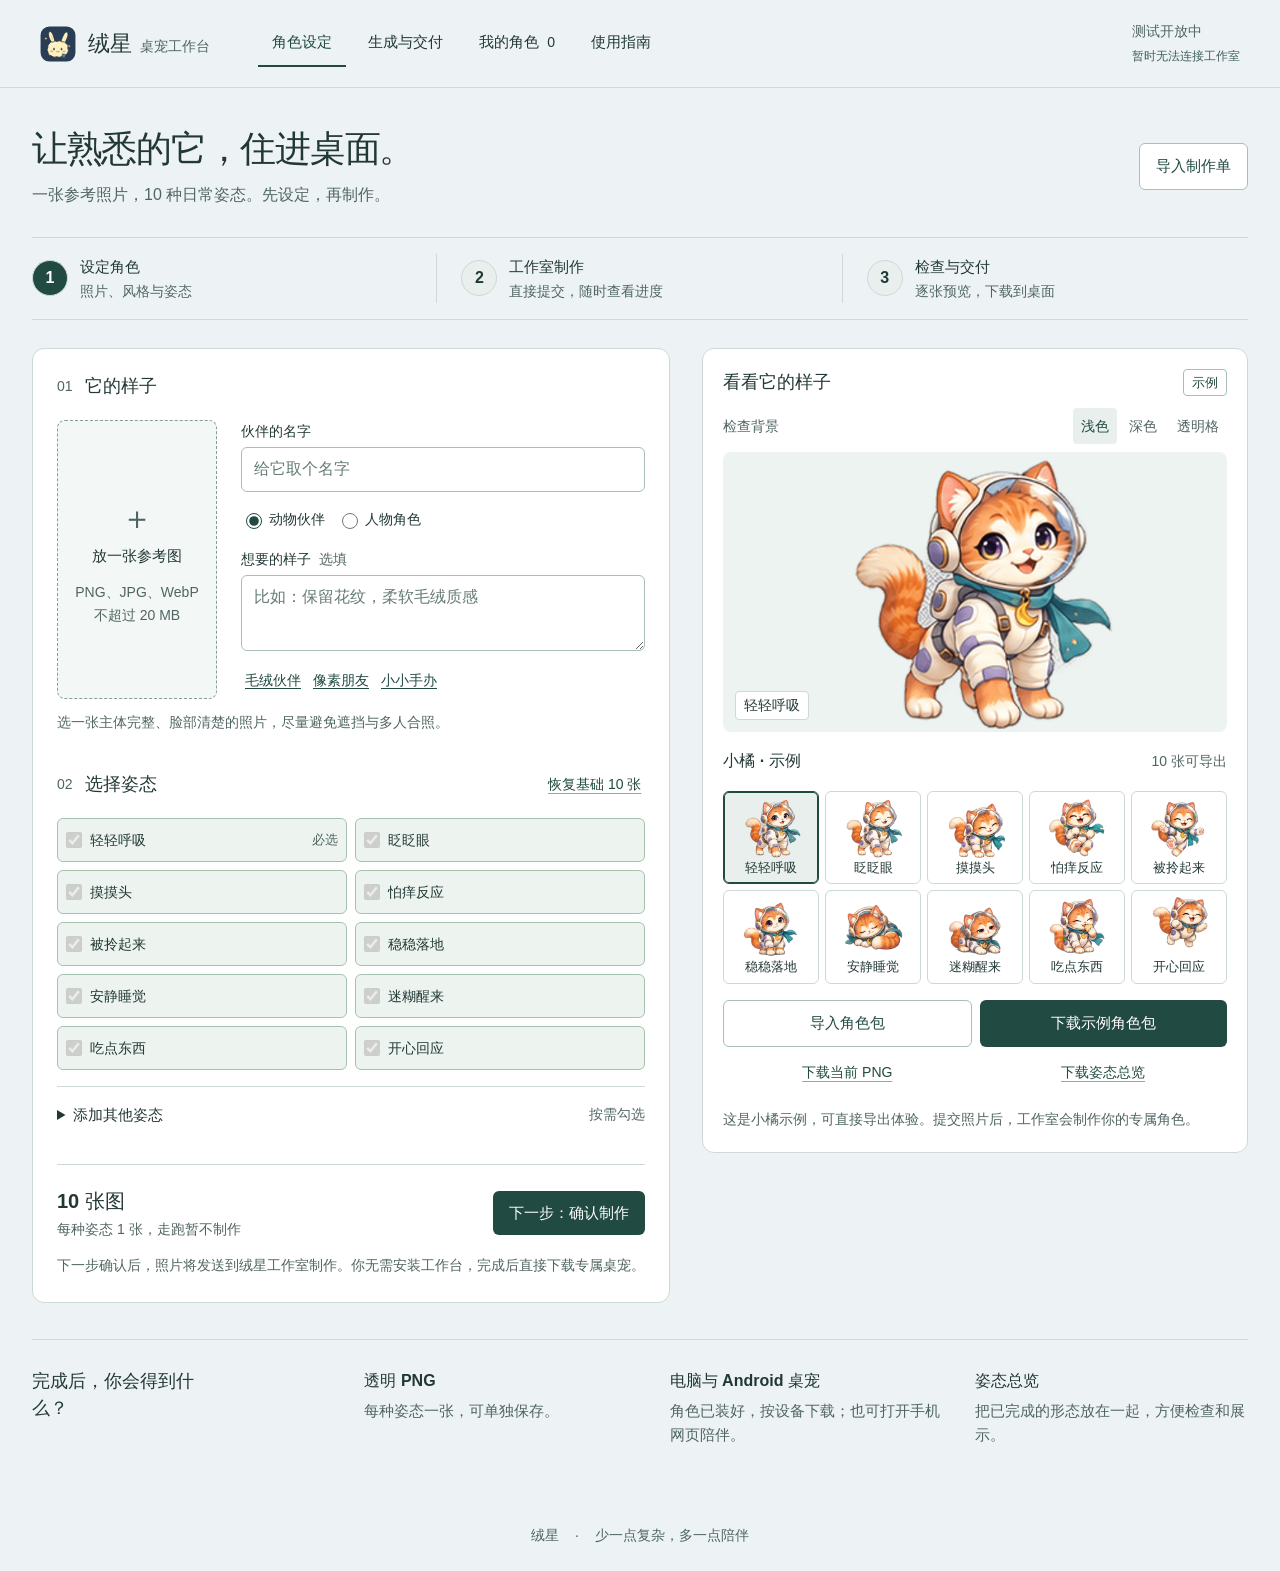
<file: index.html>
<!doctype html>
<html lang="zh-CN">
<head>
<meta charset="utf-8"><meta name="viewport" content="width=device-width, initial-scale=1">
<meta name="theme-color" content="#edf3f4"><meta name="description" content="把照片做成自己的桌面伙伴。默认10张姿态，网页提交、工作室制作，逐张预览后带到桌面。">
<meta http-equiv="Content-Security-Policy" content="default-src 'self'; img-src 'self' data: blob:; script-src 'self'; style-src 'self'; connect-src 'self' https://lumapet-studio.zhangyue9169.chatgpt.site; object-src 'none'; base-uri 'none'">
<meta name="referrer" content="no-referrer">
<title>绒星 · 轻量桌宠工作台</title>
<meta name="luma-runtime" content="web">
<link rel="icon" href="./assets/icon.svg" type="image/svg+xml"><link rel="stylesheet" href="./style.css?v=1.8.1">
<script type="module" src="./app.js?v=1.8.1"></script>
</head>
<body>
<a class="skip-link" href="#main">跳到工作台</a>
<header class="site-header">
<a class="brand" href="#create" aria-label="绒星，回到制作台"><img src="./assets/icon.svg" alt="" width="36" height="36"><span>绒星<small>桌宠工作台</small></span></a>
<nav aria-label="主导航"><a href="#create" data-tab="create" aria-current="page">角色设定</a><a href="#make" data-tab="make">生成与交付</a><a href="#library" data-tab="library">我的角色 <span id="library-count">0</span></a><a href="#guide" data-tab="guide">使用指南</a></nav>
<div class="header-end"><span id="mode-label">测试开放中<small id="service-status" role="status">正在连接工作室</small></span><button id="settings-open" class="text-button" hidden>生成设置</button></div>
</header>
<main id="main">
<section id="create-page" aria-labelledby="create-title">
<div class="page-heading"><div><h1 id="create-title">让熟悉的它，住进桌面。</h1><p>一张参考照片，10 种日常姿态。先设定，再制作。</p></div><button id="import-plan" class="secondary">导入制作单</button></div>
<ol class="workflow-strip" aria-label="制作流程"><li aria-current="step"><span>1</span><div><strong>设定角色</strong><small>照片、风格与姿态</small></div></li><li><span>2</span><div><strong>工作室制作</strong><small>直接提交，随时查看进度</small></div></li><li><span>3</span><div><strong>检查与交付</strong><small>逐张预览，下载到桌面</small></div></li></ol>
<div class="workbench">
<form id="create-form" class="editor">
<div class="section-label"><span>01</span><h2>它的样子</h2></div>
<div class="identity-fields">
<label id="reference-zone" class="upload-zone"><input id="reference-file" type="file" accept="image/png,image/jpeg,image/webp" aria-label="选择参考图"><img id="reference-preview" alt="已选择的参考图" hidden><span id="reference-hint"><b>＋</b><strong>放一张参考图</strong><small>PNG、JPG、WebP<br>不超过 20 MB</small></span></label>
<div class="identity-text"><label for="pet-name">伙伴的名字</label><input id="pet-name" maxlength="40" placeholder="给它取个名字" required autocomplete="off">
<fieldset class="kind-picker"><legend>角色类型</legend><label><input type="radio" name="kind" value="pet" checked>动物伙伴</label><label><input type="radio" name="kind" value="character">人物角色</label></fieldset>
<label for="pet-style">想要的样子 <span class="muted">选填</span></label><textarea id="pet-style" maxlength="300" rows="2" placeholder="比如：保留花纹，柔软毛绒质感"></textarea><div class="style-suggestions" aria-label="风格建议"><button type="button" data-style="保留原图的颜色、花纹和配饰，柔软毛绒质感">毛绒伙伴</button><button type="button" data-style="保留原图的辨识特征，清晰的像素画风格">像素朋友</button><button type="button" data-style="保留原图的颜色和特征，圆润的手办质感">小小手办</button></div></div>
</div>
<p class="photo-tip">选一张主体完整、脸部清楚的照片，尽量避免遮挡与多人合照。</p>
<div class="section-label pose-heading"><span>02</span><h2>选择姿态</h2><button id="reset-poses" class="text-button" type="button">恢复基础 10 张</button></div>
<div id="basic-poses" class="pose-options" role="group" aria-label="基础姿态"></div>
<details id="extra-poses"><summary>添加其他姿态 <span id="extra-count">按需勾选</span></summary><div id="optional-poses" class="pose-options" role="group" aria-label="可选姿态"></div></details>
<div class="make-footer"><div><strong id="selected-count">10 张图</strong><span>每种姿态 1 张，走跑暂不制作</span></div><button id="create-button" class="primary" type="submit">下一步：确认制作</button></div>
<p id="creation-help" class="help">下一步确认后，照片将发送到绒星工作室制作。你无需安装工作台，完成后直接下载专属桌宠。</p><p id="form-error" class="error" role="alert" hidden></p>
</form>
<aside class="preview-card" aria-labelledby="preview-title">
<div class="preview-heading"><h2 id="preview-title">看看它的样子</h2><span id="preview-badge" class="badge">示例</span></div>
<div class="stage-tools" role="group" aria-label="预览背景"><span>检查背景</span><button data-background="light" aria-pressed="true">浅色</button><button data-background="dark" aria-pressed="false">深色</button><button data-background="clear" aria-pressed="false">透明格</button></div>
<div id="stage" class="stage"><div class="stage-ground"></div><img id="pose-image" src="./assets/demo-idle.png" width="384" height="384" alt="小橘的基础姿态"><p id="pose-empty" hidden></p><span id="pose-label">轻轻呼吸</span></div>
<div class="preview-bottom"><strong id="active-pet-name">小橘 · 示例</strong><span id="preview-count">10 种基础姿态</span></div>
<div id="preview-poses" class="preview-poses" role="group" aria-label="预览姿态"></div>
<div class="preview-actions"><button id="import-pet" class="secondary">导入角色包</button><button id="export-pet" class="primary">导出轻量角色包</button></div>
<div class="preview-actions compact"><button id="export-image" class="text-button">下载当前 PNG</button><button id="export-sheet" class="text-button">下载姿态总览</button></div>
<button id="show-desktop" class="text-button" hidden>邀请到桌面 ↗</button>
<button id="add-poses" class="text-button" hidden></button>
<p id="preview-help" class="help">右侧小橘展示成品效果；你的新形象会在工作室制作完成后出现。</p>
</aside>
</div>
<div class="delivery-note"><h2>完成后，你会得到什么？</h2><div><strong>透明 PNG</strong><p>每种姿态一张，可单独保存。</p></div><div><strong>电脑与 Android 桌宠</strong><p>角色已装好，按设备下载；也可打开手机网页陪伴。</p></div><div><strong>姿态总览</strong><p>把已完成的形态放在一起，方便检查和展示。</p></div></div>
</section>
<section id="make-page" aria-labelledby="make-title" hidden>
<div class="page-heading"><div><h1 id="make-title">从照片，到你的伙伴。</h1><p>在这里接着制作，完成后取回全部姿态。</p></div><a class="secondary" href="#create">返回修改设定</a></div>
<div id="make-empty" class="empty-state"><img src="./assets/demo-pat.png" alt="" width="160" height="160"><h2>先给伙伴一个模样</h2><p>放入照片并确认设定后，制作单和进度会出现在这里。</p><a href="#create" class="primary">去设定角色</a><button id="make-import-empty" class="secondary">导入已有制作单</button></div>
<div id="make-content" hidden>
<div class="make-layout"><aside class="order-summary"><img id="order-photo" alt="本次制作的参考图"><div><span class="badge">本次制作</span><h2 id="order-name"></h2><p id="order-kind"></p></div><p id="order-style"></p><dl><div><dt>姿态数量</dt><dd id="order-count"></dd></div><div><dt>成品格式</dt><dd>Windows 程序 + 透明 PNG</dd></div><div><dt>保存位置</dt><dd id="order-storage">此浏览器与本机</dd></div></dl><div id="order-poses" class="order-poses"></div><button id="download-plan" class="secondary">保存制作单备份</button><p class="help">制作单带有参考图。换电脑时导入即可继续，无需重新填写。</p></aside>
<div class="production"><ol id="production-steps" class="production-steps"><li data-step="ready"><span>1</span><div><strong>资料准备好</strong><p>参考图、风格和所选姿态已保存在此浏览器。</p></div></li><li data-step="generate"><span>2</span><div><strong id="production-status">连接本机工作台</strong><p id="production-detail">打开电脑上的工作台，再把这份制作单送过去。</p><progress id="production-progress" aria-label="本次制作进度" hidden></progress></div></li><li data-step="result"><span>3</span><div><strong>取回成品</strong><p id="result-detail">制作完成后，角色包会回到此网页。可以逐张检查、下载或导入桌宠。</p></div></li></ol>
<div id="local-setup" class="setup-panel"><h2>第一次使用？先打开本机工作台</h2><p>在 Windows 电脑上下载并完整解压，双击「打开角色工作台.cmd」。打开后回到本页连接。</p><a class="secondary client-download" href="https://github.com/yueYue999-arch/lumapet-web/releases/download/v1.6.0/LumaPet-1.6.0-win-x64.zip">下载 Windows 工作台 <small>约 196 MB</small></a><p class="help">生成需要这台电脑已登录 Codex CLI，或已配置图像 API。手机上可以准备制作单、预览和导出，生成时需使用电脑。</p></div>
<div id="remote-production" class="setup-panel" hidden><h2>剩下的，交给绒星工作室。</h2><p>我们把照片做成姿态，再装进专属桌宠程序。你可以在这里等，也可以保存取件链接，稍后回来。</p><label id="remote-consent-row" class="consent-row"><input id="remote-consent" type="checkbox"><span>我确认有权使用这张照片，并同意将照片和设定发送给绒星工作室及图像生成服务，用于本次制作。</span></label><div class="production-actions"><button id="remote-send" class="primary">提交给工作室制作</button><button id="remote-refresh" class="secondary" hidden>刷新进度</button><button id="remote-retry" class="secondary" hidden>继续制作 / 重新打包</button></div><div id="remote-receipt" class="receipt" hidden><label for="receipt-link">你的专属取件链接</label><input id="receipt-link" type="url" readonly><div class="production-actions"><button id="receipt-copy" class="secondary">复制链接</button><button id="receipt-save" class="text-button">保存取件凭条</button></div><p class="help">无需账号。持有链接的人可以查看这份照片与成品，请勿公开分享。浏览器清理数据后，也能凭此链接取回。</p></div></div>
<div class="production-actions"><a id="windows-download" class="primary" hidden>下载我的 Windows 桌宠</a><a id="android-download" class="primary" hidden>下载 Android 桌宠</a><a id="phone-open" class="secondary" hidden>打开手机网页陪伴</a><a id="poses-download" class="secondary" hidden>下载透明姿态图片</a></div><div id="windows-help" class="windows-help" hidden><h2>两步，住进你的桌面</h2><ol class="plain-steps"><li>下载 ZIP，右键选择「全部解压」。</li><li>进入文件夹，双击「启动桌宠.exe」。</li></ol><p>Windows 10（1903 及以上）/ 11，x64。无需安装，完成后可离线使用。右键桌宠或托盘图标选择「退出桌宠」。</p><p class="help">程序设置保存在旁边的 data 文件夹。测试版尚未进行发布者代码签名，系统可能提示未知发布者；不需要关闭系统防护或授予管理员权限。</p></div><div id="android-help" class="windows-help" hidden><h2>Android：安装后直接陪伴</h2><ol class="plain-steps"><li>下载 APK，在系统安装页面确认安装。</li><li>打开「绒星桌宠」，点「放到手机桌面」，允许悬浮显示后再次点按钮。</li></ol><p>角色已装好，可离线使用。轻点摸头、拖动换位置，点 × 或通知栏「收起桌宠」即可退出悬浮。</p><p class="help">适用 Android 8 及以上、支持 APK 和悬浮权限的设备。安装需由你确认；不需要关闭系统防护、开放无障碍权限或授予照片、联系人、位置权限。iPhone 可使用网页陪伴，不能安装 APK 或悬浮到其他 App。</p></div><button id="remote-delete" class="text-button" hidden>删除工作室中的本次照片与成品</button>
<div class="production-actions"><button id="connect-local" class="primary">连接本机并发送制作单</button><button id="local-start" class="primary" hidden>开始生成姿态</button><button id="flow-settings" class="secondary" hidden>设置生成服务</button><button id="result-open" class="primary" hidden>检查生成的角色</button><button id="result-import" class="secondary">导入已完成的角色包</button></div>
<p id="connection-message" class="help" role="status"></p><p id="flow-error" class="error" role="alert" hidden></p>
<details id="connection-help"><summary>连接不上，或想换一台电脑制作？</summary><ol class="plain-steps"><li>确认已完整解压新版工作台，并打开「打开角色工作台.cmd」。</li><li>允许本网站打开新标签页；保持这个网页和本机网页都开着。</li><li>也可以「保存制作单备份」，在本机点「导入制作单」。完成后导出 ZIP，回到这里导入。</li></ol><label for="local-address">本机工作台地址</label><input id="local-address" type="url" value="http://127.0.0.1:17654/" aria-describedby="local-address-help"><p id="local-address-help" class="help">通常无需修改；使用自定义端口时，填入本机工作台显示的地址。</p></details>
</div></div>
</div>
<section id="jobs-section" class="jobs-section" aria-labelledby="jobs-title" hidden><h2 id="jobs-title">本机制作记录</h2><div id="jobs-list"></div></section>
</section>
<section id="library-page" aria-labelledby="library-title" hidden>
<div class="page-heading"><div><p class="eyebrow">让陪伴有个小小的家</p><h1 id="library-title">我的角色</h1><p id="library-help">保存在此浏览器。导出角色包，方便换电脑继续使用。</p></div><button id="library-import" class="primary">导入角色包</button></div>
<div id="library-grid" class="library-grid"></div>
<div id="library-empty" class="empty-state"><img src="./assets/demo-idle.png" alt="" width="160" height="160"><h2>给你的伙伴留个位置</h2><p>检查已完成的角色，或导入已有角色包，就能在这里预览和导出。</p><a class="secondary" href="#create">回到制作台</a></div>
</section>
<section id="guide-page" aria-labelledby="guide-title" hidden><div class="page-heading"><div><h1 id="guide-title">带它回家的几件小事。</h1><p>从选照片到桌面陪伴，一次走清楚。</p></div><a href="#create" class="primary">开始设定角色</a></div>
<div class="guide-layout"><article><h2>选图与风格</h2><p>使用单个主体、轮廓完整的照片。花纹、发型、衣服或配饰越清楚，越容易保留辨识特征。风格说明写你最想留下的特点即可。</p><h2>生成在哪里完成？</h2><p>确认提交后，照片与设定会发送到绒星工作室的制作电脑，由已配置的图像服务完成生成。你不需要安装工作台、登录生成服务或填写密钥。参考图会先去除照片元数据；请只上传有权使用的照片。</p><h2>如何看进度？</h2><p>提交后，「生成与交付」显示排队、生成和打包的实际进度。保存专属取件链接，可以关闭网页再回来。工作室电脑离线时会暂停服务；连接恢复后刷新即可继续查看。</p><h2>到桌面后如何使用？</h2><p>Windows 下载 ZIP，完整解压后双击「启动桌宠.exe」。Android 下载 APK 并确认安装，在应用内允许悬浮显示后即可使用。程序都已带上你的角色，可离线陪伴。iPhone 可打开手机网页陪伴并添加到主屏幕；网页不能悬浮到其他 App 上。</p></article><aside class="guide-aside"><img src="./assets/demo-sleep.png" alt="小橘的安静睡觉姿态" width="240" height="240"><h2>交付前，逐张看一眼</h2><ul><li>脸、花纹和配饰是否一致</li><li>深浅背景下是否有白边、缺角</li><li>每张姿态是否与名称相符</li><li>是否包含全部已选姿态</li></ul><p class="help">当前每种姿态是一张静态图，暂不制作走跑动画。</p></aside></div>
<div class="faq"><h2>使用中常见的问题</h2><details><summary>为什么放了照片，右侧还是小橘？</summary><p>小橘用于演示输出效果。上传的照片是制作参考，真实的新形象会在工作室生成完成后显示，不会用示例替代成品。</p></details><details><summary>我的资料会丢吗？</summary><p>提交前的草稿保存在当前浏览器；提交后请保存专属取件链接，换浏览器也能查看任务与下载。持有链接的人可以查看这份照片，请勿公开分享。已导入的预览角色保存在当前浏览器。</p></details><details><summary>连接断了，是否要重新生成？</summary><p>关闭或刷新你的网页不会取消工作室任务，凭取件链接回来即可。工作室电脑离线时制作暂停，恢复后继续同步；已完成并上传的程序包仍可下载。不要因网页断线重复创建任务。</p></details><details><summary>第一次生成需要什么？会产生费用吗？</summary><p>本轮为测试：你只需照片和名字，无需工作台、模型账号或 API 密钥。图像制作由绒星工作室完成，网站没有支付或自动扣费功能；测试接单数量有限。</p></details><details><summary>还能增加其他姿态吗？</summary><p>可以在提交前展开「添加其他姿态」勾选，测试最多 20 张。已提交的制作单不能中途修改；如需另一套设定，可在本次完成后创建新制作单。</p></details></div>
</section>
</main>
<footer>绒星 <span>·</span> 少一点复杂，多一点陪伴</footer>
<input id="plan-file" type="file" accept=".json,application/json" hidden><input id="pet-file" type="file" accept=".zip,application/zip" hidden>
<dialog id="settings-dialog" aria-labelledby="settings-title"><form id="settings-form"><div class="dialog-heading"><h2 id="settings-title">本机生成设置</h2><button type="button" class="text-button" data-close="settings-dialog" aria-label="关闭设置">关闭</button></div>
<label for="provider-mode">生成方式</label><select id="provider-mode"><option value="codex">本机 Codex</option><option value="openai">图像 API</option><option value="unconfigured">暂不设置</option></select>
<div id="api-settings" hidden><label for="provider-model">模型</label><input id="provider-model" value="gpt-image-2"><label for="provider-base-url">API 地址</label><input id="provider-base-url" type="url" value="https://api.openai.com/v1"><label for="provider-key-env">密钥环境变量名称</label><input id="provider-key-env" value="OPENAI_API_KEY"><p class="help">密钥只在本机环境变量中配置，不在页面填写。</p></div>
<p id="provider-status" class="help"></p><p id="settings-error" class="error" role="alert" hidden></p><button class="primary" type="submit">保存设置</button></form></dialog>
<div id="toast" role="status" aria-live="polite" hidden></div>
</body></html>
</file>
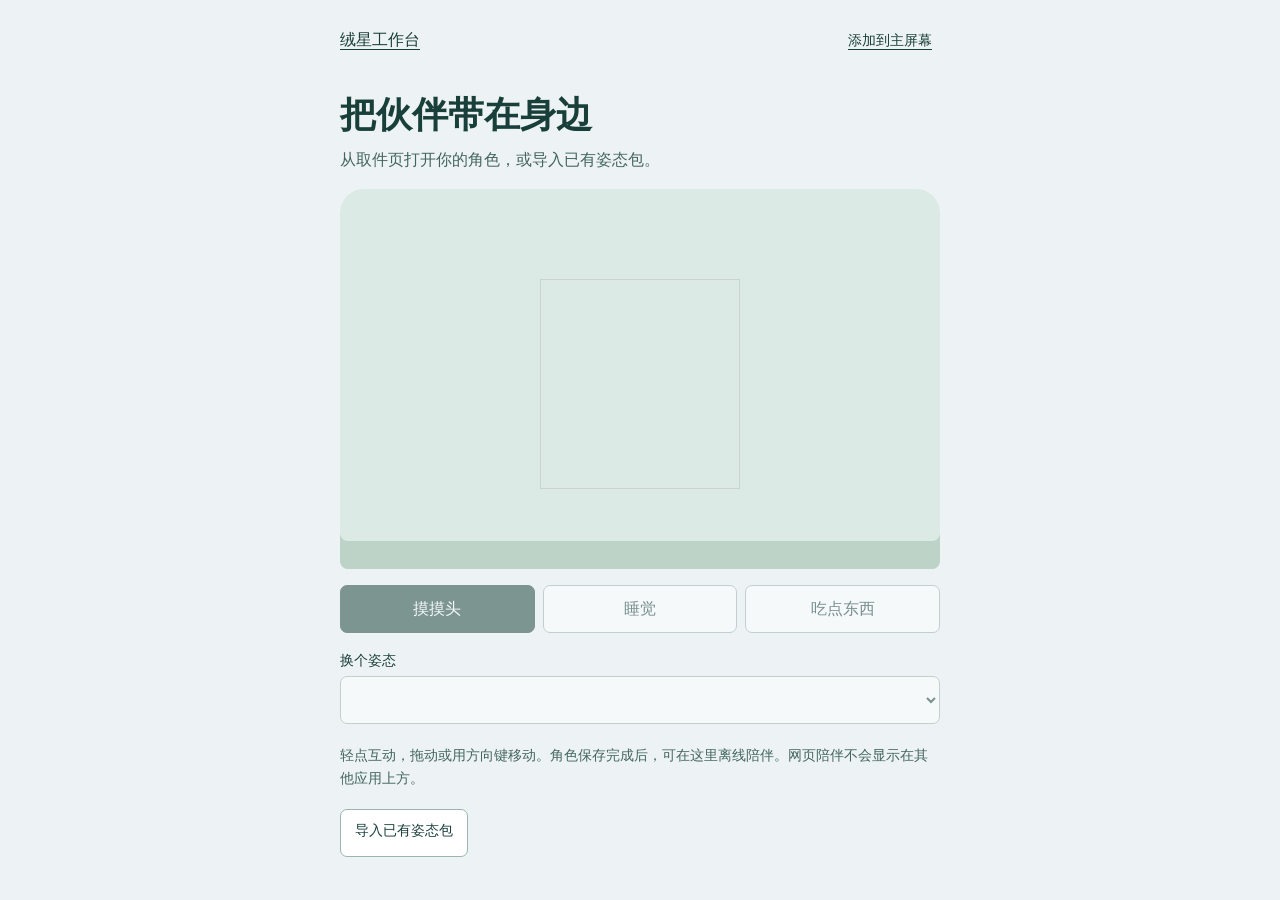
<file: phone.html>
<!doctype html>
<html lang="zh-CN"><head><meta charset="utf-8"><meta name="viewport" content="width=device-width,initial-scale=1,viewport-fit=cover"><meta name="theme-color" content="#edf3f4"><meta name="apple-mobile-web-app-capable" content="yes"><meta name="apple-mobile-web-app-status-bar-style" content="default"><meta name="referrer" content="no-referrer"><link rel="manifest" href="./phone.webmanifest?v=1.8.1"><link rel="apple-touch-icon" href="./assets/phone-192.png"><link rel="stylesheet" href="./phone.css?v=1.8.1"><title>绒星 · 手机陪伴</title></head>
<body><main><header><a href="./index.html">绒星工作台</a><button id="install" class="text-button">添加到主屏幕</button></header>
<h1 id="name">把伙伴带在身边</h1><p id="status" role="status">正在读取你的角色…</p>
<section id="room" aria-label="伙伴的小房间"><button id="pet" aria-label="轻点摸头，可拖动或用方向键移动" disabled><img id="image" alt="" draggable="false"></button><p id="pose-label"></p></section>
<div class="controls"><button id="pat" disabled>摸摸头</button><button id="sleep" disabled>睡觉</button><button id="eat" disabled>吃点东西</button></div>
<label for="poses">换个姿态</label><select id="poses" disabled></select>
<div id="install-help" class="note" hidden><strong>从主屏幕再次打开</strong><p id="install-detail"></p><p>网页陪伴显示在自己的页面中，不能悬浮到其他 App 上。Android 如需悬浮桌宠，请返回取件页下载安装包。</p></div>
<p class="help">轻点互动，拖动或用方向键移动。角色保存完成后，可在这里离线陪伴。网页陪伴不会显示在其他应用上方。</p>
<div class="bottom"><label class="file-button">导入已有姿态包<input id="import" type="file" accept=".zip,application/zip"></label><button id="forget" class="text-button" hidden>移除此设备的角色</button></div>
<p id="error" role="alert" hidden></p></main><script type="module" src="./phone.js?v=1.8.1"></script></body></html>
</file>
<file: style.css>
:root{--ink:#223836;--muted:#506563;--brand:#214a42;--brand-hover:#163c35;--base:#edf3f4;--paper:#fff;--soft:#e8efec;--line:#ccd9d5;--accent:#e4b963;--danger:#9b3028;font-family:"DengXian","Microsoft YaHei","PingFang SC",sans-serif;color:var(--ink);background:var(--base);font-synthesis:none;line-height:1.65}*{box-sizing:border-box}body{margin:0}button,input,textarea,select{font:inherit}button,a,input,summary,textarea,select{-webkit-tap-highlight-color:transparent}button,a{touch-action:manipulation}button{cursor:pointer;border:0}button:disabled{cursor:not-allowed;opacity:.55}a{color:inherit;text-decoration:none}img{max-width:100%}[hidden]{display:none!important}h1,h2,h3,p{margin:0}h1{font-size:clamp(1.65rem,2.8vw,2.25rem);font-weight:700;line-height:1.4;letter-spacing:-.035em}h2{font-size:1.125rem;line-height:1.5}h3{font-size:1rem}button:focus-visible,a:focus-visible,input:focus-visible,textarea:focus-visible,summary:focus-visible,select:focus-visible{outline:3px solid #946616;outline-offset:3px}.skip-link{position:fixed;top:12px;left:12px;transform:translateY(-180%);background:var(--brand);color:white;padding:12px 20px;z-index:20}.skip-link:focus{transform:none}.site-header{max-width:1440px;min-height:88px;margin:auto;padding:16px 40px;display:flex;align-items:center;gap:48px;border-bottom:1px solid var(--line)}.brand{display:flex;align-items:center;gap:12px;flex-shrink:0;font-size:1.35rem;font-weight:700}.brand span{display:flex;align-items:baseline;gap:8px}.brand small{font-size:.875rem;font-weight:400;color:var(--muted)}nav{display:flex;gap:8px;flex-wrap:wrap}nav a{padding:10px 14px;white-space:nowrap;font-size:.9375rem;border-bottom:2px solid transparent}nav a[aria-current=page]{border-color:var(--brand);color:var(--brand);font-weight:700}#library-count{font-size:.875rem;margin-left:4px}.header-end{margin-left:auto;display:flex;align-items:center;gap:8px;white-space:nowrap;font-size:.875rem;color:var(--muted)}main{max-width:1304px;margin:auto;padding:36px 32px 24px;min-height:calc(100vh - 168px)}.page-heading{display:flex;align-items:center;justify-content:space-between;gap:20px;margin-bottom:28px}.page-heading p{color:var(--muted);margin-top:8px;max-width:44em}.page-heading>button,.page-heading>a{flex-shrink:0}.eyebrow{font-size:.875rem;color:var(--muted);margin-bottom:8px}.workflow-strip{list-style:none;margin:0 0 28px;padding:16px 0;display:grid;grid-template-columns:repeat(3,1fr);border-top:1px solid var(--line);border-bottom:1px solid var(--line)}.workflow-strip li{display:flex;align-items:center;gap:12px;padding:0 24px;border-right:1px solid var(--line)}.workflow-strip li:first-child{padding-left:0}.workflow-strip li:last-child{border:0}.workflow-strip li>span{display:grid;place-items:center;background:var(--soft);border:1px solid var(--line);width:36px;height:36px;border-radius:50%;font-weight:700;flex-shrink:0}.workflow-strip li[aria-current]>span{background:var(--brand);color:white}.workflow-strip strong{font-size:.9375rem}.workflow-strip small{display:block;font-size:.875rem;color:var(--muted)}.workbench{display:grid;grid-template-columns:minmax(0,1.17fr) minmax(0,1fr);gap:32px;align-items:start}.editor{padding:24px;background:var(--paper);border:1px solid var(--line);border-radius:12px}.section-label{display:flex;align-items:center;gap:12px;margin-bottom:20px}.section-label>span{font-size:.875rem;color:var(--muted)}.identity-fields{display:grid;grid-template-columns:160px minmax(0,1fr);gap:24px}.upload-zone{position:relative;display:flex;align-items:center;justify-content:center;min-height:228px;border:1px dashed #859e96;border-radius:8px;background:#f3f7f5;text-align:center;cursor:pointer;overflow:hidden}.upload-zone:focus-within{outline:3px solid #946616;outline-offset:4px}.upload-zone input{position:absolute;width:100%;height:100%;inset:0;opacity:0;cursor:pointer}.upload-zone img{width:100%;height:228px;object-fit:contain;padding:8px}.upload-zone b{font-size:2rem;font-weight:400;display:block;color:var(--muted)}.upload-zone strong{display:block;font-size:.9375rem}.upload-zone small{display:block;color:var(--muted);font-size:.875rem;margin-top:12px}.identity-text>label,dialog label,#connection-help>label{display:block;font-size:.875rem;margin-bottom:4px}.muted{color:var(--muted);font-weight:400;font-size:.875rem;margin-left:4px}input:not([type=file],[type=radio],[type=checkbox]),textarea,select{width:100%;border:1px solid #aabeb5;border-radius:6px;background:var(--paper);padding:8px 12px;color:inherit;min-height:44px;font-size:1rem}input::placeholder,textarea::placeholder{color:#667b76}textarea{resize:vertical;min-height:76px}.kind-picker{border:0;padding:0;margin:12px 0;display:flex;flex-wrap:wrap;gap:4px 12px}.kind-picker legend{position:absolute;width:1px;height:1px;clip-path:inset(50%);overflow:hidden}.kind-picker label{font-size:.875rem;display:flex;align-items:center;gap:4px;min-height:32px}input[type=radio],input[type=checkbox]{accent-color:var(--brand);width:16px;height:16px;flex-shrink:0}.style-suggestions{display:flex;flex-wrap:wrap;gap:4px;margin-top:4px}.style-suggestions button{background:transparent;color:var(--brand);font-size:.875rem;text-decoration:underline;text-underline-offset:3px;min-height:36px;padding:4px}.photo-tip{font-size:.875rem;color:var(--muted);margin-top:12px}.pose-heading{margin-top:28px;margin-bottom:12px}.pose-heading button{margin-left:auto}.text-button{color:var(--brand);background:transparent;padding:8px 4px;min-height:44px;font-size:.875rem;text-decoration:underline;text-decoration-color:#92aaa0;text-underline-offset:4px}.text-button:hover{color:var(--brand-hover);text-decoration-color:currentColor}.pose-options{display:grid;grid-template-columns:repeat(2,minmax(0,1fr));gap:8px}.pose-option{display:flex;align-items:center;gap:8px;min-height:44px;padding:8px;border:1px solid var(--line);border-radius:6px;font-size:.875rem;cursor:pointer}.pose-option:has(input:checked){background:#edf4ef;border-color:#a8c1af}.pose-option small{color:var(--muted);margin-left:auto;font-size:.8125rem;white-space:nowrap}.pose-option input{margin:0}details{margin-top:16px;border-top:1px solid var(--line);padding-top:4px}summary{padding:12px 0;font-size:.9375rem;cursor:pointer;min-height:44px}summary span{float:right;color:var(--muted);font-size:.875rem}details[open] .pose-options{max-height:300px;overflow:auto;padding:4px;scrollbar-width:thin}.make-footer{display:flex;align-items:center;justify-content:space-between;gap:12px;margin-top:24px;padding-top:20px;border-top:1px solid var(--line)}.make-footer strong{display:block;font-size:1.25rem}.make-footer span{display:block;font-size:.875rem;color:var(--muted)}.primary,.secondary{min-height:44px;padding:10px 16px;border-radius:6px;font-size:.9375rem;font-weight:600;text-align:center;display:inline-flex;align-items:center;justify-content:center;gap:8px}.primary{background:var(--brand);color:white}.primary:hover{background:var(--brand-hover)}.secondary{background:var(--paper);border:1px solid #aabeb5;color:var(--brand)}.secondary:hover{background:var(--soft)}.help{color:var(--muted);font-size:.875rem;line-height:1.8;margin-top:12px;overflow-wrap:anywhere}.error{color:var(--danger);font-size:.9375rem;background:#fff0eb;border-left:3px solid var(--danger);padding:12px;margin-top:12px;overflow-wrap:anywhere}.preview-card{min-width:0;background:var(--paper);border:1px solid var(--line);border-radius:12px;overflow:hidden;padding:20px}.preview-heading,.preview-bottom{display:flex;align-items:center;justify-content:space-between;gap:12px}.badge{font-size:.8125rem;border:1px solid #aabeb5;color:var(--brand);padding:2px 8px;border-radius:4px;white-space:nowrap}.stage-tools{display:flex;align-items:center;gap:4px;margin:12px 0 8px;font-size:.875rem}.stage-tools>span{color:var(--muted);margin-right:auto}.stage-tools button{background:transparent;color:var(--muted);padding:4px 8px;min-height:36px;border-radius:4px}.stage-tools button[aria-pressed=true]{background:var(--soft);color:var(--brand);font-weight:700}.stage{position:relative;min-height:280px;display:flex;align-items:center;justify-content:center;background:#edf3f0;border-radius:8px;isolation:isolate}.stage img{position:relative;width:280px;height:280px;object-fit:contain;max-width:90%}.stage[data-background=dark]{background:#273938}.stage[data-background=clear]{background-color:#fff;background-image:conic-gradient(#dde5e2 25%,transparent 0 50%,#dde5e2 0 75%,transparent 0);background-size:24px 24px}.stage-ground{display:none}#pose-label{position:absolute;bottom:12px;left:12px;background:white;color:var(--ink);border:1px solid var(--line);padding:2px 8px;border-radius:4px;font-size:.875rem}#pose-empty{padding:32px;color:var(--muted);max-width:24em;text-align:center;background:var(--paper)}.preview-bottom{margin:16px 0}.preview-bottom strong{font-size:1rem}.preview-bottom>span{color:var(--muted);font-size:.875rem;text-align:right}.preview-poses{display:grid;grid-template-columns:repeat(5,minmax(0,1fr));gap:6px}.preview-poses button{display:flex;align-items:center;justify-content:center;flex-direction:column;min-height:44px;padding:6px 2px;background:var(--paper);border:1px solid var(--line);border-radius:6px;color:var(--ink);font-size:.8125rem;line-height:1.5;overflow-wrap:anywhere}.preview-poses img{width:60px;height:60px;object-fit:contain}.preview-poses button[aria-pressed=true]{border-color:var(--brand);background:var(--soft);box-shadow:inset 0 0 0 1px var(--brand)}.preview-poses button[data-missing=true]{border-style:dashed;color:var(--muted)}.preview-actions{display:flex;flex-wrap:wrap;gap:8px;margin-top:16px}.preview-actions>*{flex:1}.preview-actions.compact{margin-top:4px}.delivery-note{display:grid;grid-template-columns:1.1fr repeat(3,1fr);gap:32px;border-top:1px solid var(--line);padding:28px 0;margin-top:36px}.delivery-note h2{max-width:10em}.delivery-note p{font-size:.9375rem;color:var(--muted);margin-top:4px}.make-layout{display:grid;grid-template-columns:320px minmax(0,1fr);gap:48px;align-items:start}.order-summary{background:var(--paper);padding:24px;border:1px solid var(--line);border-radius:12px}.order-summary>img{display:block;width:100%;height:224px;object-fit:contain;background:var(--soft);margin-bottom:16px;border-radius:8px}.order-summary h2{font-size:1.4rem;margin-top:4px;overflow-wrap:anywhere}.order-summary>p{margin-top:12px}.order-summary dl{margin:20px 0}.order-summary dl>div{display:flex;justify-content:space-between;gap:8px;font-size:.875rem;padding:8px 0;border-bottom:1px solid var(--line)}.order-summary dt{color:var(--muted)}.order-summary dd{margin:0;text-align:right}.order-poses{font-size:.875rem;color:var(--muted);margin-bottom:16px;line-height:1.9}.order-summary>button{width:100%}.production-steps{list-style:none;padding:0;margin:0 0 24px}.production-steps li{display:flex;gap:20px;position:relative;padding-bottom:28px;min-height:104px}.production-steps li:last-child{padding-bottom:0;min-height:auto}.production-steps li:not(:last-child):before{content:"";position:absolute;top:40px;bottom:0;left:19px;border-left:2px solid var(--line)}.production-steps li>span{width:40px;height:40px;display:grid;place-items:center;border:1px solid var(--line);border-radius:50%;flex-shrink:0;font-weight:700;background:var(--paper)}.production-steps li[data-state=done]>span{background:var(--brand);color:white;border-color:var(--brand)}.production-steps li[data-state=active]>span{border:2px solid var(--brand);background:var(--accent)}.production-steps strong{font-size:1.125rem}.production-steps p{color:var(--muted);margin-top:6px;max-width:42em;overflow-wrap:anywhere}.setup-panel{padding:24px;background:var(--paper);border-left:4px solid var(--brand);border-radius:0 8px 8px 0}.setup-panel>p{margin-top:8px}.client-download{margin-top:16px}.client-download small{font-size:.875rem;font-weight:400}.production-actions{display:flex;flex-wrap:wrap;gap:12px;margin-top:24px}.production-actions>button{min-height:48px}.plain-steps{padding-left:24px;color:var(--muted);font-size:.9375rem}.plain-steps li{margin:8px 0}#connection-help input{max-width:360px}progress{display:block;margin-top:12px;accent-color:var(--brand);width:100%;height:8px}.jobs-section{margin-top:36px;padding-top:24px;border-top:1px solid var(--line)}.jobs-section>h2{margin-bottom:16px}.job-row{display:flex;justify-content:space-between;align-items:center;gap:20px;padding:16px 0;border-bottom:1px solid var(--line)}.job-info{min-width:0;flex:1}.job-info p{font-size:.9375rem;color:var(--muted);overflow-wrap:anywhere}.job-row>button{flex-shrink:0}.library-grid{display:grid;grid-template-columns:repeat(3,minmax(0,1fr));gap:24px}.pet-card{background:var(--paper);border:1px solid var(--line);border-radius:12px;padding:20px;min-width:0}.pet-card>img{display:block;margin:auto;width:100%;height:240px;object-fit:contain;background:var(--soft);border-radius:8px}.pet-card h2{margin-top:12px;overflow-wrap:anywhere}.pet-card p{color:var(--muted);font-size:.9375rem;margin-top:4px}.card-actions{display:flex;flex-wrap:wrap;gap:8px;margin-top:16px}.empty-state{text-align:center;padding:48px 16px}.empty-state img{display:block;margin:0 auto 16px}.empty-state p{color:var(--muted);margin:12px auto 24px;max-width:34em}.empty-state a,.empty-state button{margin:4px}.guide-layout{display:grid;grid-template-columns:minmax(0,1fr) 320px;gap:64px;align-items:start}.guide-layout article{max-width:44em}.guide-layout article h2{margin:28px 0 8px}.guide-layout article h2:first-child{margin-top:0}.guide-layout article p{color:var(--muted);line-height:1.9}.guide-aside{background:var(--paper);padding:24px;border:1px solid var(--line);border-radius:12px}.guide-aside img{display:block;margin:auto}.guide-aside ul{padding-left:20px;color:var(--muted)}.guide-aside li{margin:8px 0}.faq{max-width:52em;margin-top:40px}.faq details{margin-top:8px}.faq details p{color:var(--muted);margin-bottom:16px}.faq>h2{margin-bottom:16px}footer{text-align:center;padding:24px;color:var(--muted);font-size:.875rem}footer span{margin:0 12px}dialog{border:1px solid var(--line);border-radius:12px;padding:28px;width:min(520px,calc(100% - 32px));color:var(--ink);background:var(--paper);max-height:calc(100dvh - 48px);overflow:auto}dialog::backdrop{background:#132c2a70}.dialog-heading{display:flex;align-items:center;justify-content:space-between;gap:12px;margin-bottom:16px}dialog label{margin-top:12px}dialog form>.primary{width:100%;margin-top:20px}#toast{position:fixed;bottom:24px;left:50%;transform:translateX(-50%);background:var(--brand);color:white;padding:12px 20px;border-radius:8px;max-width:calc(100% - 32px);width:max-content;z-index:30;font-size:.9375rem;box-shadow:0 4px 16px #173c3420}
@media(min-width:1100px){.preview-card{position:sticky;top:20px}}
@media(max-width:1100px){.site-header{gap:24px;padding:16px 24px;flex-wrap:wrap}.brand small{display:none}.workbench{gap:20px}.identity-fields{grid-template-columns:128px minmax(0,1fr);gap:16px}.editor{padding:20px}.make-layout{gap:28px;grid-template-columns:280px minmax(0,1fr)}.preview-poses{grid-template-columns:repeat(3,minmax(0,1fr))}.preview-poses img{height:48px}.delivery-note{gap:20px}.header-end{font-size:.8125rem}.guide-layout{gap:32px}}
@media(max-width:850px){.site-header{gap:12px;display:grid;grid-template-columns:1fr auto}.site-header nav{grid-row:2;grid-column:1/-1;gap:4px}.site-header nav a{padding:8px 12px}.header-end{grid-column:2;grid-row:1}main{padding:28px 24px 16px}.workflow-strip li{padding:0 12px;gap:8px}.workflow-strip small{font-size:.8125rem}.workbench{grid-template-columns:1fr}.identity-fields{grid-template-columns:180px minmax(0,1fr);gap:24px}.preview-card{position:static}.stage{min-height:320px}.stage img{width:320px;height:320px}.preview-poses{grid-template-columns:repeat(5,minmax(0,1fr))}.preview-poses img{height:64px}.delivery-note{grid-template-columns:repeat(3,1fr)}.delivery-note h2{grid-column:1/-1;max-width:none}.make-layout{grid-template-columns:1fr}.order-summary{display:grid;grid-template-columns:132px minmax(0,1fr);gap:12px 20px}.order-summary>img{height:132px;grid-row:1/3;margin:0}.order-summary>p{margin:0}.order-summary dl{grid-column:1/-1;margin:4px 0}.order-summary .order-poses,.order-summary>button,.order-summary>.help{grid-column:1/-1}.order-summary .order-poses{margin:0}.library-grid{grid-template-columns:repeat(2,minmax(0,1fr))}.guide-layout{grid-template-columns:1fr}.guide-aside{max-width:480px}.guide-aside img{width:160px;height:160px}}
@media(max-width:520px){.site-header{padding:12px 16px}.site-header nav{justify-content:space-between}.site-header nav a{padding:8px 4px;font-size:.875rem}.brand{font-size:1.2rem}.brand img{width:32px;height:32px}.header-end{gap:4px}main{padding:24px 16px 12px}.page-heading{align-items:flex-start;gap:12px;flex-wrap:wrap;margin-bottom:20px}.page-heading p{font-size:.9375rem}.page-heading>.secondary{padding:6px 12px}.workflow-strip{padding:12px 0;margin-bottom:20px}.workflow-strip li{padding:0 8px;flex-direction:column;align-items:flex-start;gap:4px}.workflow-strip li>span{width:28px;height:28px;font-size:.875rem}.workflow-strip small{display:none}.workflow-strip strong{font-size:.8125rem}.editor{padding:16px}.section-label{gap:8px;margin-bottom:16px}.identity-fields{grid-template-columns:100px minmax(0,1fr);gap:12px}.upload-zone{min-height:236px}.upload-zone img{height:236px;padding:4px}.upload-zone strong{font-size:.875rem}.upload-zone small{font-size:.8125rem}.kind-picker{gap:4px}.kind-picker label{font-size:.8125rem}.identity-text>label{font-size:.875rem}.style-suggestions{gap:0}.style-suggestions button{font-size:.8125rem}.pose-heading{flex-wrap:wrap;margin-top:24px}.pose-heading button{font-size:.8125rem}.pose-option{padding:8px 6px;gap:6px;font-size:.8125rem}.pose-option small{font-size:.75rem}.make-footer{align-items:stretch;flex-direction:column}.make-footer>div{display:flex;align-items:center;justify-content:space-between;gap:12px}.make-footer span{font-size:.8125rem;max-width:13em}.preview-card{padding:16px}.stage{min-height:268px}.stage img{height:268px;width:268px}.preview-poses{gap:4px}.preview-poses button{font-size:.75rem}.preview-poses img{height:48px}.preview-bottom{gap:8px}.preview-bottom>span{font-size:.8125rem}.preview-actions{gap:6px}.preview-actions>.primary,.preview-actions>.secondary{font-size:.875rem;padding:10px 8px}.delivery-note{grid-template-columns:1fr;gap:16px;margin-top:24px;padding-top:24px}.delivery-note h2{margin-bottom:4px}.delivery-note>div{display:grid;grid-template-columns:104px minmax(0,1fr);gap:12px}.delivery-note p{margin:0;font-size:.875rem}.make-layout{gap:24px}.order-summary{padding:16px;grid-template-columns:100px minmax(0,1fr);gap:12px}.order-summary>img{height:132px}.production-steps li{gap:12px;padding-bottom:24px}.production-steps p{font-size:.9375rem}.setup-panel{padding:20px}.production-actions>button{width:100%}.client-download{flex-wrap:wrap}.job-row{align-items:flex-start;gap:8px}.job-row button{padding:8px 12px;font-size:.875rem}.library-grid{grid-template-columns:1fr}.pet-card>img{height:220px}.guide-layout{gap:24px}.order-summary dl>div{font-size:.8125rem}.empty-state{padding:24px 0}}
@media(prefers-reduced-motion:reduce){*,*:before,*:after{scroll-behavior:auto!important;animation:none!important;transition:none!important}}
/* Visitor handoff and portable delivery use the existing quiet workbench palette. */
.consent-row{display:flex;gap:.75rem;align-items:flex-start;margin:1.25rem 0;line-height:1.7;font-size:.875rem}.consent-row input{flex:0 0 auto;width:1.15rem;height:1.15rem;margin-top:.2rem;accent-color:var(--accent,#326365)}.receipt{border-top:1px solid var(--line,#cbd9da);margin-top:1.5rem;padding-top:1.25rem}.receipt label{display:block;font-weight:600;margin-bottom:.5rem}.receipt input{width:100%;min-width:0;font-size:.8rem}.windows-help{border-left:3px solid #527472;padding:1rem 1.5rem;background:#eef3ef;margin:1rem 0}.windows-help h2{font-size:1.1rem}.windows-help p{line-height:1.75}#service-status{display:block;font-size:.75rem;color:#405f5f;margin-top:.2rem}#remote-delete{margin-top:1.5rem;text-align:left}#windows-download{white-space:normal;text-align:center}
</file>
<file: phone.css>
:root{font-family:"Microsoft YaHei","PingFang SC",system-ui,sans-serif;color:#193f3a;background:#edf3f4;line-height:1.6;font-size:16px;color-scheme:light}*{box-sizing:border-box}body{margin:0}main{max-width:640px;margin:auto;padding:calc(16px + env(safe-area-inset-top)) 20px calc(24px + env(safe-area-inset-bottom))}header{display:flex;justify-content:space-between;align-items:center;gap:12px}a{color:inherit;text-decoration-thickness:1px;text-underline-offset:4px}h1{font-family:"Songti SC",SimSun,serif;font-size:clamp(28px,7vw,36px);line-height:1.3;margin:28px 0 8px;overflow-wrap:anywhere}#status{min-height:26px;margin:0 0 16px;color:#43655e}button,select,.file-button{font:inherit;min-height:48px;border:1px solid #9ab5b0;border-radius:7px;background:#fff;color:#193f3a;padding:9px 14px;cursor:pointer}button:disabled,select:disabled{opacity:.55;cursor:wait}button:focus-visible,a:focus-visible,select:focus-visible,.file-button:focus-within{outline:3px solid #996b15;outline-offset:3px}.text-button{border:0;background:transparent;text-decoration:underline;text-underline-offset:4px;padding:8px;font-size:14px}#room{position:relative;overflow:hidden;border-radius:24px 24px 8px 8px;height:min(45vh,380px);min-height:270px;background:#dceae5;box-shadow:inset 0 -28px #bed3c7}#pet{position:absolute;width:200px;height:210px;left:calc(50% - 100px);top:calc(50% - 100px);background:none;border:0;padding:0;touch-action:none;cursor:grab;user-select:none}#pet:active{cursor:grabbing}#image{width:100%;height:100%;object-fit:contain;pointer-events:none}#pose-label{position:absolute;bottom:2px;left:0;right:0;margin:0;text-align:center;font-size:14px;pointer-events:none}.controls{display:flex;gap:8px;margin:16px 0}.controls button{flex:1;padding:9px 6px}.controls button:first-child{background:#214a42;color:white;border-color:#214a42}label[for=poses]{display:block;margin:8px 0 5px;font-size:14px}select{display:block;width:100%}.note{margin-top:20px;background:white;padding:16px;border-left:3px solid #527870}.note p{margin:8px 0;font-size:14px}.help{font-size:14px;color:#43655e;margin:20px 0}.bottom{display:flex;flex-wrap:wrap;gap:12px;align-items:center}.file-button{position:relative;overflow:hidden;font-size:14px}.file-button input{position:absolute;inset:0;opacity:0;width:100%;cursor:pointer}#error{background:#fff3e3;color:#843c19;padding:12px;border-left:3px solid #843c19} [hidden]{display:none!important}@media(prefers-reduced-motion:no-preference){button{transition:background .15s}#pet.is-patted{animation:pat .3s ease-out}@keyframes pat{50%{scale:1.04}}}@media(max-width:360px){main{padding-left:16px;padding-right:16px}.controls{gap:6px}.controls button{font-size:14px}}
</file>
